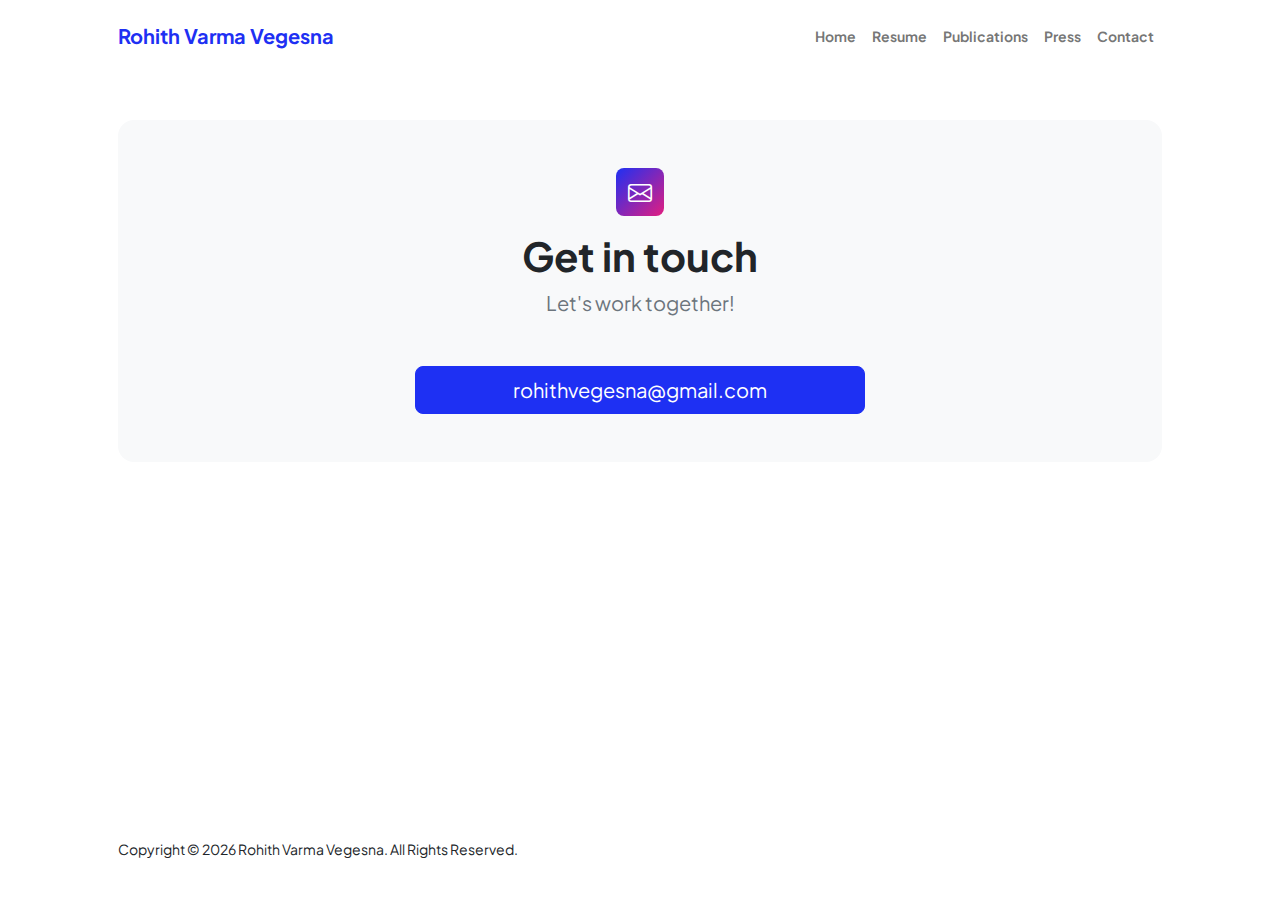
<file: contact.html>
<!DOCTYPE html>
<html lang="en">
  <head>
    <!-- Basic SEO -->
    <meta charset="UTF-8" />
    <meta
      name="viewport"
      content="width=device-width, initial-scale=1, shrink-to-fit=no"
    />
    <meta name="author" content="Rohith Varma Vegesna" />
    <meta
      name="description"
      content="Experienced software engineer specializing in full-stack development, cloud computing, and scalable architecture. Explore my projects, publications, and industry contributions."
    />
    <meta
      name="keywords"
      content="Rohith Varma Vegesna, Software Engineer, Full-Stack Developer, Cloud Computing, AWS, MongoDB, React, JavaScript, Java, Fuel Systems, Publications"
    />
    <meta name="robots" content="index, follow" />
    <meta name="googlebot" content="index, follow" />
    <meta name="bingbot" content="index, follow" />

    <!-- Canonical URL -->
    <link rel="canonical" href="https://www.rohithv.com/" />

    <!-- Open Graph (Facebook, LinkedIn, etc.) -->
    <meta property="og:type" content="website" />
    <meta
      property="og:title"
      content="Rohith Varma Vegesna - Software Engineer"
    />
    <meta
      property="og:description"
      content="Explore my portfolio, projects, and research publications on software engineering, cloud computing, and more."
    />
    <meta property="og:image" content="https://www.rohithv.com/full.jpeg" />
    <meta
      property="og:image:alt"
      content="Rohith Varma Vegesna - Professional Profile Picture"
    />
    <meta property="og:url" content="https://www.rohithv.com/" />
    <meta property="og:site_name" content="Rohith Varma Vegesna" />

    <!-- Twitter Card (For Twitter SEO) -->
    <meta name="twitter:card" content="summary_large_image" />
    <meta
      name="twitter:title"
      content="Rohith Varma Vegesna - Software Engineer"
    />
    <meta
      name="twitter:description"
      content="Explore my portfolio, projects, and research publications on software engineering, cloud computing, and more."
    />
    <meta name="twitter:image" content="https://www.rohithv.com/square.jpeg" />
    <meta
      name="twitter:image:alt"
      content="Rohith Varma Vegesna - Professional Profile Picture"
    />
    <meta name="twitter:site" content="@YourTwitterHandle" />
    <meta name="twitter:creator" content="@YourTwitterHandle" />

    <!-- Schema.org for Google SEO -->
    <script type="application/ld+json">
      {
        "@context": "https://schema.org",
        "@type": "Person",
        "name": "Rohith Varma Vegesna",
        "url": "https://www.rohithv.com/",
        "image": "https://www.rohithv.com/full.jpeg",
        "jobTitle": "Software Engineer",
        "description": "Experienced software engineer specializing in full-stack development, cloud computing, and scalable architecture.",
        "sameAs": [
          "https://www.linkedin.com/in/rohith-varma-vegesna",
          "https://github.com/rohithvegesna",
          "https://twitter.com/YourTwitterHandle"
        ]
      }
    </script>

    <title>Rohith Varma Vegesna</title>
    <!-- Google Search Console Verification -->
    <meta name="google-site-verification" content="G-FET9JB3RQT" />
    <!-- Google Analytics -->
    <script
      async
      src="https://www.googletagmanager.com/gtag/js?id=G-FET9JB3RQT"
    ></script>
    <script>
      window.dataLayer = window.dataLayer || [];
      function gtag() {
        dataLayer.push(arguments);
      }
      gtag("js", new Date());
      gtag("config", "G-FET9JB3RQT");
    </script>
    <!-- Favicon-->
    <link rel="icon" type="image/x-icon" href="assets/favicon.ico" />
    <!-- Custom Google font-->
    <link rel="preconnect" href="https://fonts.googleapis.com" />
    <link rel="preconnect" href="https://fonts.gstatic.com" crossorigin />
    <link
      href="https://fonts.googleapis.com/css2?family=Plus+Jakarta+Sans:wght@100;200;300;400;500;600;700;800;900&amp;display=swap"
      rel="stylesheet"
    />
    <!-- Bootstrap icons-->
    <link
      href="https://cdn.jsdelivr.net/npm/bootstrap-icons@1.8.1/font/bootstrap-icons.css"
      rel="stylesheet"
    />
    <!-- Core theme CSS (includes Bootstrap)-->
    <link href="css/styles.css" rel="stylesheet" />
    <script>
      document.addEventListener("DOMContentLoaded", function () {
        var currentYear = new Date().getFullYear();
        document.getElementById("year").textContent = currentYear;
      });
    </script>
  </head>
  <body class="d-flex flex-column">
    <main class="flex-shrink-0">
      <!-- Navigation-->
      <nav class="navbar navbar-expand-lg navbar-light bg-white py-3">
        <div class="container px-5">
          <a class="navbar-brand" href="index.html"
            ><span class="fw-bolder text-primary">Rohith Varma Vegesna</span></a
          >
          <button
            class="navbar-toggler"
            type="button"
            data-bs-toggle="collapse"
            data-bs-target="#navbarSupportedContent"
            aria-controls="navbarSupportedContent"
            aria-expanded="false"
            aria-label="Toggle navigation"
          >
            <span class="navbar-toggler-icon"></span>
          </button>
          <div class="collapse navbar-collapse" id="navbarSupportedContent">
            <ul class="navbar-nav ms-auto mb-2 mb-lg-0 small fw-bolder">
              <li class="nav-item">
                <a class="nav-link" href="index.html">Home</a>
              </li>
              <li class="nav-item">
                <a class="nav-link" href="resume.html">Resume</a>
              </li>
              <li class="nav-item">
                <a class="nav-link" href="publications.html">Publications</a>
              </li>
              <li class="nav-item">
                <a class="nav-link" href="press.html">Press</a>
              </li>
              <li class="nav-item">
                <a class="nav-link" href="contact.html">Contact</a>
              </li>
            </ul>
          </div>
        </div>
      </nav>
      <!-- Page content-->
      <section class="py-5">
        <div class="container px-5">
          <!-- Contact form-->
          <div class="bg-light rounded-4 py-5 px-4 px-md-5">
            <div class="text-center mb-5">
              <div
                class="feature bg-primary bg-gradient-primary-to-secondary text-white rounded-3 mb-3"
              >
                <i class="bi bi-envelope"></i>
              </div>
              <h1 class="fw-bolder">Get in touch</h1>
              <p class="lead fw-normal text-muted mb-0">Let's work together!</p>
            </div>
            <div class="row gx-5 justify-content-center">
              <div class="col-lg-8 col-xl-6">
                <div class="d-grid">
                  <button
                    class="btn btn-primary btn-lg"
                    onclick="window.location.href='mailto:rohithvegesna@gmail.com'"
                  >
                    rohithvegesna@gmail.com
                  </button>
                </div>
              </div>
            </div>
          </div>
        </div>
      </section>
    </main>
    <!-- Footer-->
    <footer class="bg-white py-4 mt-auto">
      <div class="container px-5">
        <div
          class="row align-items-center justify-content-between flex-column flex-sm-row"
        >
          <div class="col-auto">
            <div class="small m-0">
              <p>
                Copyright © <span id="year"></span> Rohith Varma Vegesna. All
                Rights Reserved.
              </p>
            </div>
          </div>
        </div>
      </div>
    </footer>
    <!-- Bootstrap core JS-->
    <script src="https://cdn.jsdelivr.net/npm/bootstrap@5.2.3/dist/js/bootstrap.bundle.min.js"></script>
    <!-- Core theme JS-->
    <script src="js/scripts.js"></script>
    <!-- * * * * * * * * * * * * * * * * * * * * * * * * * * * * * * * * * * * * * * * *-->
    <!-- * *                               SB Forms JS                               * *-->
    <!-- * * Activate your form at https://startbootstrap.com/solution/contact-forms * *-->
    <!-- * * * * * * * * * * * * * * * * * * * * * * * * * * * * * * * * * * * * * * * *-->
    <script src="https://cdn.startbootstrap.com/sb-forms-latest.js"></script>
  </body>
</html>
</file>
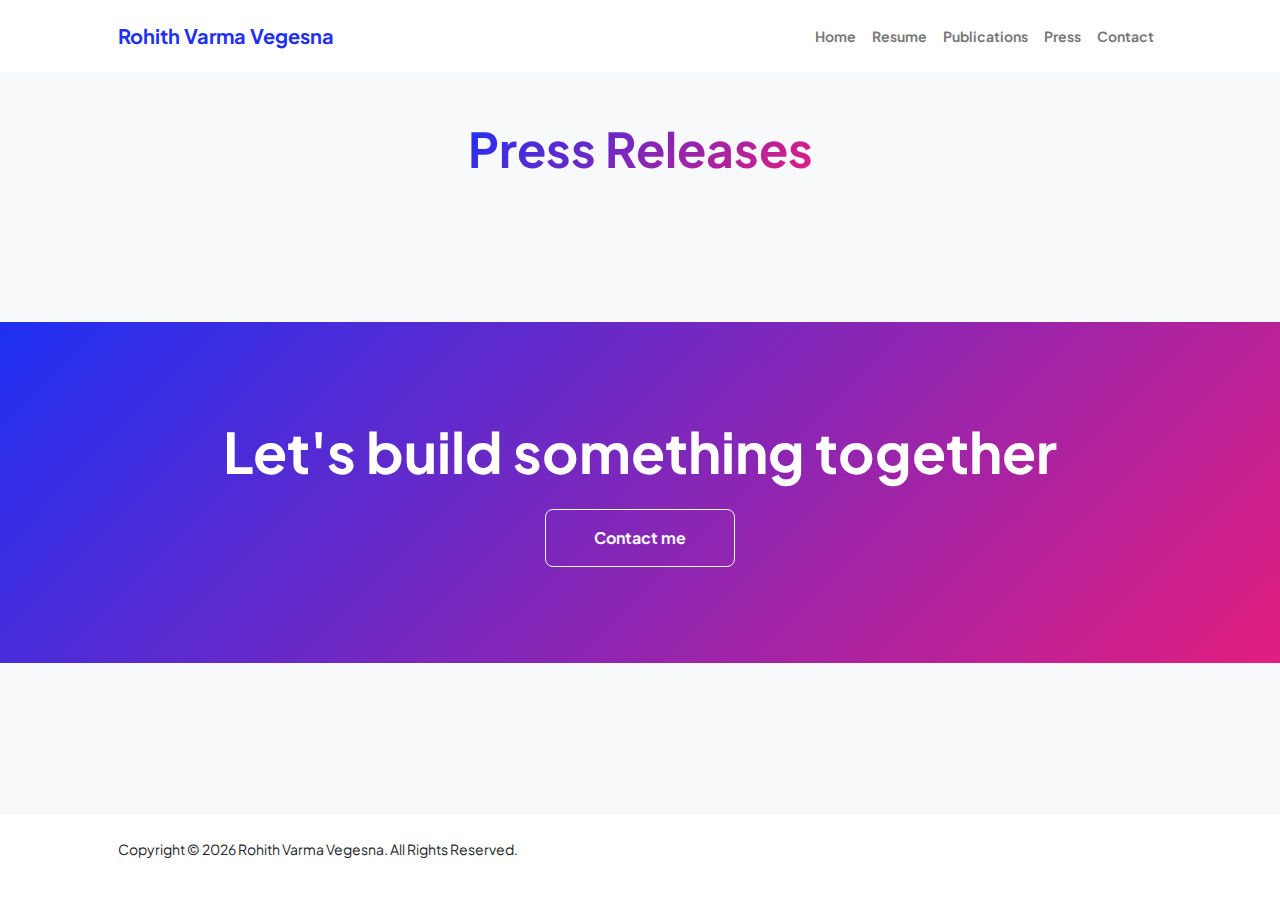
<file: press.html>
<!DOCTYPE html>
<html lang="en">
  <head>
    <!-- Basic SEO -->
    <meta charset="UTF-8" />
    <meta
      name="viewport"
      content="width=device-width, initial-scale=1, shrink-to-fit=no"
    />
    <meta name="author" content="Rohith Varma Vegesna" />
    <meta
      name="description"
      content="Experienced software engineer specializing in full-stack development, cloud computing, and scalable architecture. Explore my projects, publications, and industry contributions."
    />
    <meta
      name="keywords"
      content="Rohith Varma Vegesna, Software Engineer, Full-Stack Developer, Cloud Computing, AWS, MongoDB, React, JavaScript, Java, Fuel Systems, Publications"
    />
    <meta name="robots" content="index, follow" />
    <meta name="googlebot" content="index, follow" />
    <meta name="bingbot" content="index, follow" />

    <!-- Canonical URL -->
    <link rel="canonical" href="https://www.rohithv.com/" />

    <!-- Open Graph (Facebook, LinkedIn, etc.) -->
    <meta property="og:type" content="website" />
    <meta
      property="og:title"
      content="Rohith Varma Vegesna - Software Engineer"
    />
    <meta
      property="og:description"
      content="Explore my portfolio, projects, and research publications on software engineering, cloud computing, and more."
    />
    <meta property="og:image" content="https://www.rohithv.com/full.jpeg" />
    <meta
      property="og:image:alt"
      content="Rohith Varma Vegesna - Professional Profile Picture"
    />
    <meta property="og:url" content="https://www.rohithv.com/" />
    <meta property="og:site_name" content="Rohith Varma Vegesna" />

    <!-- Twitter Card (For Twitter SEO) -->
    <meta name="twitter:card" content="summary_large_image" />
    <meta
      name="twitter:title"
      content="Rohith Varma Vegesna - Software Engineer"
    />
    <meta
      name="twitter:description"
      content="Explore my portfolio, projects, and research publications on software engineering, cloud computing, and more."
    />
    <meta name="twitter:image" content="https://www.rohithv.com/square.jpeg" />
    <meta
      name="twitter:image:alt"
      content="Rohith Varma Vegesna - Professional Profile Picture"
    />
    <meta name="twitter:site" content="@YourTwitterHandle" />
    <meta name="twitter:creator" content="@YourTwitterHandle" />

    <!-- Schema.org for Google SEO -->
    <script type="application/ld+json">
      {
        "@context": "https://schema.org",
        "@type": "Person",
        "name": "Rohith Varma Vegesna",
        "url": "https://www.rohithv.com/",
        "image": "https://www.rohithv.com/full.jpeg",
        "jobTitle": "Software Engineer",
        "description": "Experienced software engineer specializing in full-stack development, cloud computing, and scalable architecture.",
        "sameAs": [
          "https://www.linkedin.com/in/rohith-varma-vegesna",
          "https://github.com/rohithvegesna",
          "https://twitter.com/YourTwitterHandle"
        ]
      }
    </script>

    <title>Rohith Varma Vegesna</title>
    <!-- Google Search Console Verification -->
    <meta name="google-site-verification" content="G-FET9JB3RQT" />
    <!-- Google Analytics -->
    <script
      async
      src="https://www.googletagmanager.com/gtag/js?id=G-FET9JB3RQT"
    ></script>
    <script>
      window.dataLayer = window.dataLayer || [];
      function gtag() {
        dataLayer.push(arguments);
      }
      gtag("js", new Date());
      gtag("config", "G-FET9JB3RQT");
    </script>
    <!-- Favicon-->
    <link rel="icon" type="image/x-icon" href="assets/favicon.ico" />
    <!-- Custom Google font-->
    <link rel="preconnect" href="https://fonts.googleapis.com" />
    <link rel="preconnect" href="https://fonts.gstatic.com" crossorigin />
    <link
      href="https://fonts.googleapis.com/css2?family=Plus+Jakarta+Sans:wght@100;200;300;400;500;600;700;800;900&amp;display=swap"
      rel="stylesheet"
    />
    <!-- Bootstrap icons-->
    <link
      href="https://cdn.jsdelivr.net/npm/bootstrap-icons@1.8.1/font/bootstrap-icons.css"
      rel="stylesheet"
    />
    <!-- Core theme CSS (includes Bootstrap)-->
    <link href="css/styles.css" rel="stylesheet" />
    <script>
      document.addEventListener("DOMContentLoaded", function () {
        var currentYear = new Date().getFullYear();
        document.getElementById("year").textContent = currentYear;
      });
    </script>
    <script>
      // Function to fetch and display publications from data.json
      async function loadPublications() {
        try {
          // Fetch data from data.json
          const response = await fetch("https://www.rohithv.com/data.json");
          const data = await response.json();

          // Get the publications array
          const pressReleases = data.pressReleases;
          const container = document.getElementById("publications-section");

          // Clear existing content
          container.innerHTML = "";

          // Loop through each publication and create HTML structure
          pressReleases.forEach((pub) => {
            const pressReleasesCard = `
                        <div class="card overflow-hidden shadow rounded-4 border-0 mb-5">
                            <div class="card-body p-0">
                                <div class="d-flex align-items-center">
                                    <div class="p-5">
                                        <h2 class="fw-bolder">${pub.title}</h2>
                                        <p>${pub.date}</p>
                                        <p>${pub.description}</p>
                                        <a href="${pub.link}" target="_blank" class="btn btn-primary">Read More</a>
                                    </div>
                                </div>
                            </div>
                        </div>
                    `;

            // Append to container
            container.innerHTML += pressReleasesCard;
          });
        } catch (error) {
          console.error("Error loading publications:", error);
        }
      }

      // Call function to load publications
      loadPublications();
    </script>
  </head>
  <body class="d-flex flex-column h-100 bg-light">
    <main class="flex-shrink-0">
      <!-- Navigation-->
      <nav class="navbar navbar-expand-lg navbar-light bg-white py-3">
        <div class="container px-5">
          <a class="navbar-brand" href="index.html"
            ><span class="fw-bolder text-primary">Rohith Varma Vegesna</span></a
          >
          <button
            class="navbar-toggler"
            type="button"
            data-bs-toggle="collapse"
            data-bs-target="#navbarSupportedContent"
            aria-controls="navbarSupportedContent"
            aria-expanded="false"
            aria-label="Toggle navigation"
          >
            <span class="navbar-toggler-icon"></span>
          </button>
          <div class="collapse navbar-collapse" id="navbarSupportedContent">
            <ul class="navbar-nav ms-auto mb-2 mb-lg-0 small fw-bolder">
              <li class="nav-item">
                <a class="nav-link" href="index.html">Home</a>
              </li>
              <li class="nav-item">
                <a class="nav-link" href="resume.html">Resume</a>
              </li>
              <li class="nav-item">
                <a class="nav-link" href="publications.html">Publications</a>
              </li>
              <li class="nav-item">
                <a class="nav-link" href="press.html">Press</a>
              </li>
              <li class="nav-item">
                <a class="nav-link" href="contact.html">Contact</a>
              </li>
            </ul>
          </div>
        </div>
      </nav>
      <!-- Projects Section-->
      <section class="py-5">
        <div class="container px-5 mb-5">
          <div class="text-center mb-5">
            <h1 class="display-5 fw-bolder mb-0">
              <span class="text-gradient d-inline">Press Releases</span>
            </h1>
          </div>
          <div class="row gx-5 justify-content-center">
            <div
              class="col-lg-11 col-xl-9 col-xxl-8"
              id="publications-section"
            ></div>
          </div>
        </div>
      </section>
      <!-- Call to action section-->
      <section class="py-5 bg-gradient-primary-to-secondary text-white">
        <div class="container px-5 my-5">
          <div class="text-center">
            <h2 class="display-4 fw-bolder mb-4">
              Let's build something together
            </h2>
            <a
              class="btn btn-outline-light btn-lg px-5 py-3 fs-6 fw-bolder"
              href="contact.html"
              >Contact me</a
            >
          </div>
        </div>
      </section>
    </main>
    <!-- Footer-->
    <footer class="bg-white py-4 mt-auto">
      <div class="container px-5">
        <div
          class="row align-items-center justify-content-between flex-column flex-sm-row"
        >
          <div class="col-auto">
            <div class="small m-0">
              <p>
                Copyright © <span id="year"></span> Rohith Varma Vegesna. All
                Rights Reserved.
              </p>
            </div>
          </div>
        </div>
      </div>
    </footer>
    <!-- Bootstrap core JS-->
    <script src="https://cdn.jsdelivr.net/npm/bootstrap@5.2.3/dist/js/bootstrap.bundle.min.js"></script>
    <!-- Core theme JS-->
    <script src="js/scripts.js"></script>
  </body>
</html>
</file>
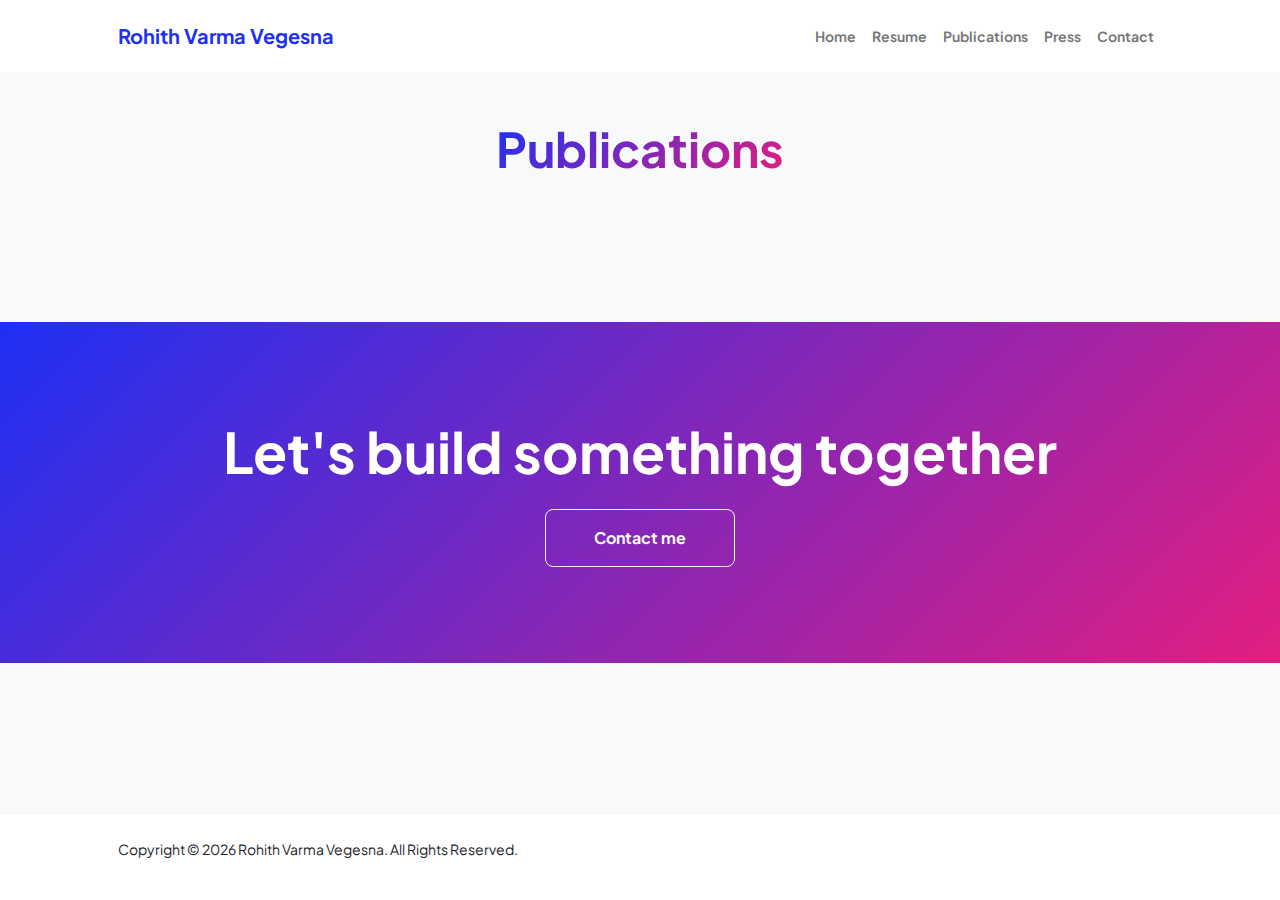
<file: publications.html>
<!DOCTYPE html>
<html lang="en">
  <head>
    <!-- Basic SEO -->
    <meta charset="UTF-8" />
    <meta
      name="viewport"
      content="width=device-width, initial-scale=1, shrink-to-fit=no"
    />
    <meta name="author" content="Rohith Varma Vegesna" />
    <meta
      name="description"
      content="Experienced software engineer specializing in full-stack development, cloud computing, and scalable architecture. Explore my projects, publications, and industry contributions."
    />
    <meta
      name="keywords"
      content="Rohith Varma Vegesna, Software Engineer, Full-Stack Developer, Cloud Computing, AWS, MongoDB, React, JavaScript, Java, Fuel Systems, Publications"
    />
    <meta name="robots" content="index, follow" />
    <meta name="googlebot" content="index, follow" />
    <meta name="bingbot" content="index, follow" />

    <!-- Canonical URL -->
    <link rel="canonical" href="https://www.rohithv.com/" />

    <!-- Open Graph (Facebook, LinkedIn, etc.) -->
    <meta property="og:type" content="website" />
    <meta
      property="og:title"
      content="Rohith Varma Vegesna - Software Engineer"
    />
    <meta
      property="og:description"
      content="Explore my portfolio, projects, and research publications on software engineering, cloud computing, and more."
    />
    <meta property="og:image" content="https://www.rohithv.com/full.jpeg" />
    <meta
      property="og:image:alt"
      content="Rohith Varma Vegesna - Professional Profile Picture"
    />
    <meta property="og:url" content="https://www.rohithv.com/" />
    <meta property="og:site_name" content="Rohith Varma Vegesna" />

    <!-- Twitter Card (For Twitter SEO) -->
    <meta name="twitter:card" content="summary_large_image" />
    <meta
      name="twitter:title"
      content="Rohith Varma Vegesna - Software Engineer"
    />
    <meta
      name="twitter:description"
      content="Explore my portfolio, projects, and research publications on software engineering, cloud computing, and more."
    />
    <meta name="twitter:image" content="https://www.rohithv.com/square.jpeg" />
    <meta
      name="twitter:image:alt"
      content="Rohith Varma Vegesna - Professional Profile Picture"
    />
    <meta name="twitter:site" content="@YourTwitterHandle" />
    <meta name="twitter:creator" content="@YourTwitterHandle" />

    <!-- Schema.org for Google SEO -->
    <script type="application/ld+json">
      {
        "@context": "https://schema.org",
        "@type": "Person",
        "name": "Rohith Varma Vegesna",
        "url": "https://www.rohithv.com/",
        "image": "https://www.rohithv.com/full.jpeg",
        "jobTitle": "Software Engineer",
        "description": "Experienced software engineer specializing in full-stack development, cloud computing, and scalable architecture.",
        "sameAs": [
          "https://www.linkedin.com/in/rohith-varma-vegesna",
          "https://github.com/rohithvegesna",
          "https://twitter.com/YourTwitterHandle"
        ]
      }
    </script>

    <title>Rohith Varma Vegesna</title>
    <!-- Google Search Console Verification -->
    <meta name="google-site-verification" content="G-FET9JB3RQT" />
    <!-- Google Analytics -->
    <script
      async
      src="https://www.googletagmanager.com/gtag/js?id=G-FET9JB3RQT"
    ></script>
    <script>
      window.dataLayer = window.dataLayer || [];
      function gtag() {
        dataLayer.push(arguments);
      }
      gtag("js", new Date());
      gtag("config", "G-FET9JB3RQT");
    </script>
    <!-- Favicon-->
    <link rel="icon" type="image/x-icon" href="assets/favicon.ico" />
    <!-- Custom Google font-->
    <link rel="preconnect" href="https://fonts.googleapis.com" />
    <link rel="preconnect" href="https://fonts.gstatic.com" crossorigin />
    <link
      href="https://fonts.googleapis.com/css2?family=Plus+Jakarta+Sans:wght@100;200;300;400;500;600;700;800;900&amp;display=swap"
      rel="stylesheet"
    />
    <!-- Bootstrap icons-->
    <link
      href="https://cdn.jsdelivr.net/npm/bootstrap-icons@1.8.1/font/bootstrap-icons.css"
      rel="stylesheet"
    />
    <!-- Core theme CSS (includes Bootstrap)-->
    <link href="css/styles.css" rel="stylesheet" />
    <script>
      document.addEventListener("DOMContentLoaded", function () {
        var currentYear = new Date().getFullYear();
        document.getElementById("year").textContent = currentYear;
      });
    </script>
    <script>
      document.addEventListener("DOMContentLoaded", async function () {
        async function fetchPublications() {
          try {
            const response = await fetch(
              "https://pub.orcid.org/v3.0/0009-0004-7568-9188/works",
              {
                headers: { Accept: "application/json" },
              }
            );

            if (!response.ok) {
              throw new Error("Failed to fetch publications");
            }

            const data = await response.json();
            const works = data.group || [];
            const container = document.getElementById("publications-section");

            container.innerHTML = "";

            // Process publications one by one and append immediately
            for (const work of works) {
              const workSummary = work["work-summary"][0];
              const title = workSummary.title.title.value || "Untitled";
              const publicationDate = workSummary["publication-date"]
                ? `${workSummary["publication-date"].year.value}-${
                    workSummary["publication-date"].month?.value || "01"
                  }-${workSummary["publication-date"].day?.value || "01"}`
                : "Unknown Date";
              const doi =
                workSummary["external-ids"]["external-id"].find(
                  (id) => id["external-id-type"] === "doi"
                )?.["external-id-value"] || null;
              const doiUrl = doi ? `https://doi.org/${doi}` : "#";
              const workId = workSummary["put-code"];

              // Create placeholder card (while citation is loading)
              const publicationCard = document.createElement("div");
              publicationCard.className =
                "card overflow-hidden shadow rounded-4 border-0 mb-5";
              publicationCard.innerHTML = `
                    <div class="card-body p-0">
                        <div class="d-flex align-items-center">
                            <div class="p-5">
                                <h2 class="fw-bolder">${title}</h2>
                                <p><strong>Publication Date:</strong> ${publicationDate}</p>
                                <p id="citation-${workId}"><strong>Citation:</strong> Loading...</p>
                                <a href="${doiUrl}" target="_blank" class="btn btn-primary">Read More</a>
                            </div>
                        </div>
                    </div>
                `;

              // Append publication immediately (without waiting for citation)
              container.appendChild(publicationCard);

              // Fetch citation separately and update once available
              fetch(
                `https://pub.orcid.org/v3.0/0009-0004-7568-9188/work/${workId}`,
                {
                  headers: { Accept: "application/json" },
                }
              )
                .then((res) => (res.ok ? res.json() : null))
                .then((citationData) => {
                  const citationText =
                    citationData?.citation?.citation ||
                    citationData?.citation?.["citation-value"] ||
                    "Citation not available";
                  document.getElementById(
                    `citation-${workId}`
                  ).innerHTML = `<strong>Citation:</strong> ${citationText}`;
                })
                .catch(() => {
                  document.getElementById(
                    `citation-${workId}`
                  ).innerHTML = `<strong>Citation:</strong> Citation not available`;
                });
            }
          } catch (error) {
            console.error("Error fetching ORCID publications:", error);
          }
        }

        fetchPublications();
      });
    </script>
  </head>
  <body class="d-flex flex-column h-100 bg-light">
    <main class="flex-shrink-0">
      <!-- Navigation-->
      <nav class="navbar navbar-expand-lg navbar-light bg-white py-3">
        <div class="container px-5">
          <a class="navbar-brand" href="index.html"
            ><span class="fw-bolder text-primary">Rohith Varma Vegesna</span></a
          >
          <button
            class="navbar-toggler"
            type="button"
            data-bs-toggle="collapse"
            data-bs-target="#navbarSupportedContent"
            aria-controls="navbarSupportedContent"
            aria-expanded="false"
            aria-label="Toggle navigation"
          >
            <span class="navbar-toggler-icon"></span>
          </button>
          <div class="collapse navbar-collapse" id="navbarSupportedContent">
            <ul class="navbar-nav ms-auto mb-2 mb-lg-0 small fw-bolder">
              <li class="nav-item">
                <a class="nav-link" href="index.html">Home</a>
              </li>
              <li class="nav-item">
                <a class="nav-link" href="resume.html">Resume</a>
              </li>
              <li class="nav-item">
                <a class="nav-link" href="publications.html">Publications</a>
              </li>
              <li class="nav-item">
                <a class="nav-link" href="press.html">Press</a>
              </li>
              <li class="nav-item">
                <a class="nav-link" href="contact.html">Contact</a>
              </li>
            </ul>
          </div>
        </div>
      </nav>
      <!-- Projects Section-->
      <section class="py-5">
        <div class="container px-5 mb-5">
          <div class="text-center mb-5">
            <h1 class="display-5 fw-bolder mb-0">
              <span class="text-gradient d-inline">Publications</span>
            </h1>
          </div>
          <div class="row gx-5 justify-content-center">
            <div
              class="col-lg-11 col-xl-9 col-xxl-8"
              id="publications-section"
            ></div>
          </div>
        </div>
      </section>
      <!-- Call to action section-->
      <section class="py-5 bg-gradient-primary-to-secondary text-white">
        <div class="container px-5 my-5">
          <div class="text-center">
            <h2 class="display-4 fw-bolder mb-4">
              Let's build something together
            </h2>
            <a
              class="btn btn-outline-light btn-lg px-5 py-3 fs-6 fw-bolder"
              href="contact.html"
              >Contact me</a
            >
          </div>
        </div>
      </section>
    </main>
    <!-- Footer-->
    <footer class="bg-white py-4 mt-auto">
      <div class="container px-5">
        <div
          class="row align-items-center justify-content-between flex-column flex-sm-row"
        >
          <div class="col-auto">
            <div class="small m-0">
              <p>
                Copyright © <span id="year"></span> Rohith Varma Vegesna. All
                Rights Reserved.
              </p>
            </div>
          </div>
        </div>
      </div>
    </footer>
    <!-- Bootstrap core JS-->
    <script src="https://cdn.jsdelivr.net/npm/bootstrap@5.2.3/dist/js/bootstrap.bundle.min.js"></script>
    <!-- Core theme JS-->
    <script src="js/scripts.js"></script>
  </body>
</html>
</file>
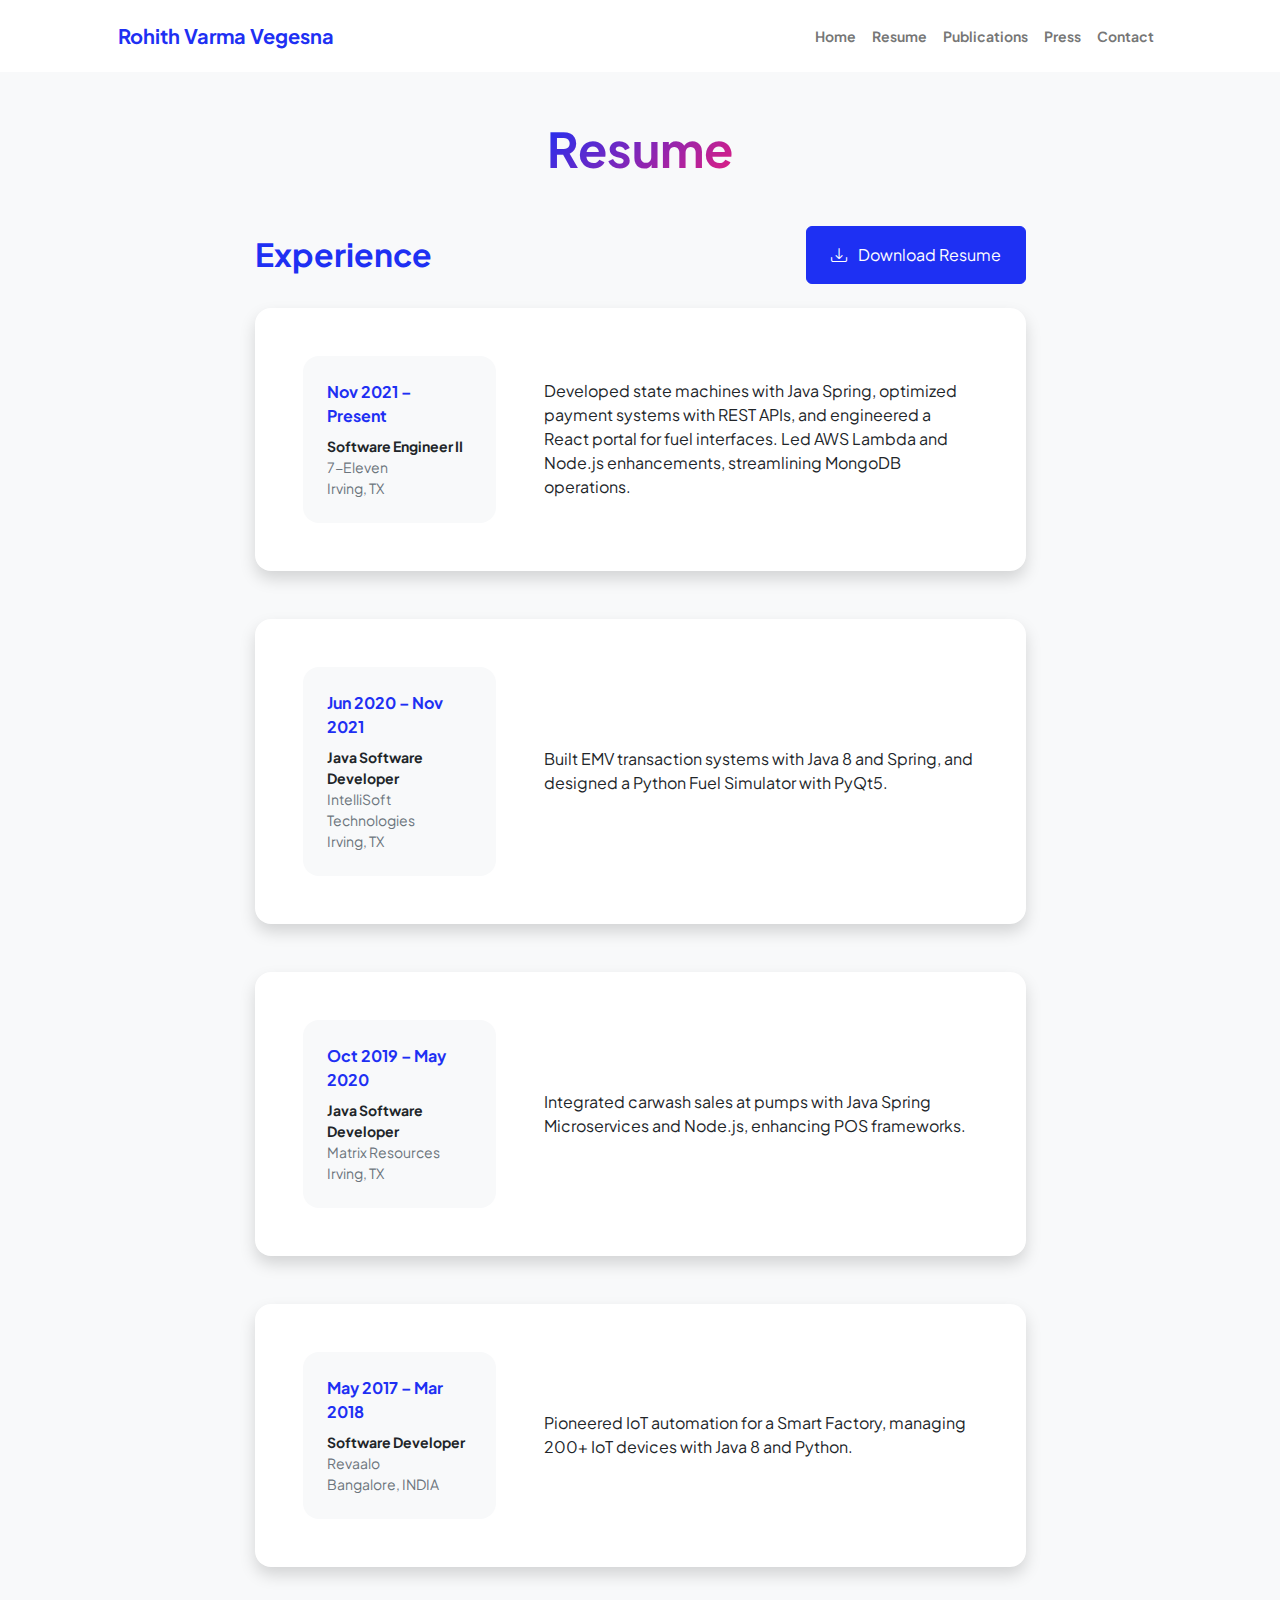
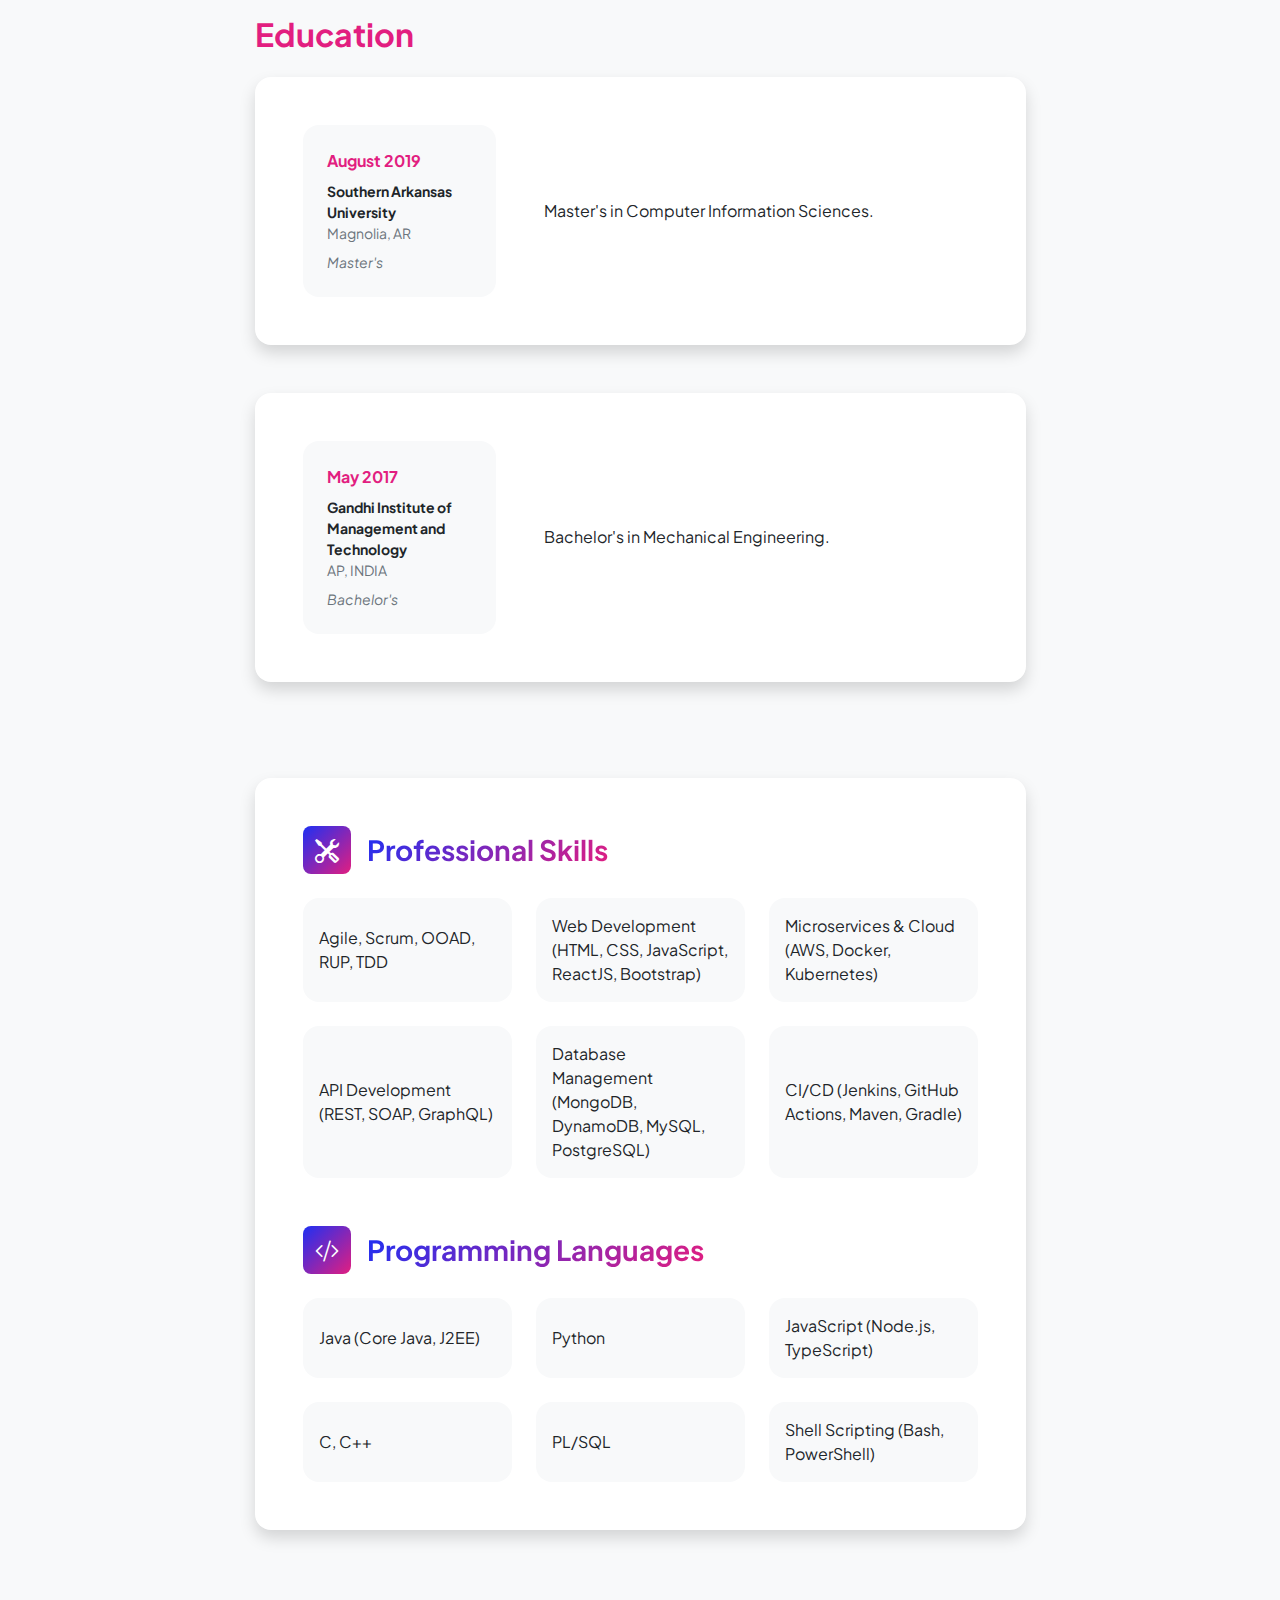
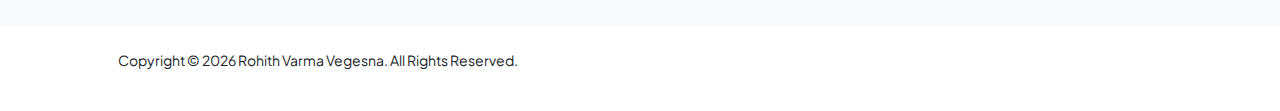
<file: resume.html>
<!DOCTYPE html>
<html lang="en">
  <head>
    <!-- Basic SEO -->
    <meta charset="UTF-8" />
    <meta
      name="viewport"
      content="width=device-width, initial-scale=1, shrink-to-fit=no"
    />
    <meta name="author" content="Rohith Varma Vegesna" />
    <meta
      name="description"
      content="Experienced software engineer specializing in full-stack development, cloud computing, and scalable architecture. Explore my projects, publications, and industry contributions."
    />
    <meta
      name="keywords"
      content="Rohith Varma Vegesna, Software Engineer, Full-Stack Developer, Cloud Computing, AWS, MongoDB, React, JavaScript, Java, Fuel Systems, Publications"
    />
    <meta name="robots" content="index, follow" />
    <meta name="googlebot" content="index, follow" />
    <meta name="bingbot" content="index, follow" />

    <!-- Canonical URL -->
    <link rel="canonical" href="https://www.rohithv.com/" />

    <!-- Open Graph (Facebook, LinkedIn, etc.) -->
    <meta property="og:type" content="website" />
    <meta
      property="og:title"
      content="Rohith Varma Vegesna - Software Engineer"
    />
    <meta
      property="og:description"
      content="Explore my portfolio, projects, and research publications on software engineering, cloud computing, and more."
    />
    <meta property="og:image" content="https://www.rohithv.com/full.jpeg" />
    <meta
      property="og:image:alt"
      content="Rohith Varma Vegesna - Professional Profile Picture"
    />
    <meta property="og:url" content="https://www.rohithv.com/" />
    <meta property="og:site_name" content="Rohith Varma Vegesna" />

    <!-- Twitter Card (For Twitter SEO) -->
    <meta name="twitter:card" content="summary_large_image" />
    <meta
      name="twitter:title"
      content="Rohith Varma Vegesna - Software Engineer"
    />
    <meta
      name="twitter:description"
      content="Explore my portfolio, projects, and research publications on software engineering, cloud computing, and more."
    />
    <meta name="twitter:image" content="https://www.rohithv.com/square.jpeg" />
    <meta
      name="twitter:image:alt"
      content="Rohith Varma Vegesna - Professional Profile Picture"
    />
    <meta name="twitter:site" content="@YourTwitterHandle" />
    <meta name="twitter:creator" content="@YourTwitterHandle" />

    <!-- Schema.org for Google SEO -->
    <script type="application/ld+json">
      {
        "@context": "https://schema.org",
        "@type": "Person",
        "name": "Rohith Varma Vegesna",
        "url": "https://www.rohithv.com/",
        "image": "https://www.rohithv.com/full.jpeg",
        "jobTitle": "Software Engineer",
        "description": "Experienced software engineer specializing in full-stack development, cloud computing, and scalable architecture.",
        "sameAs": [
          "https://www.linkedin.com/in/rohith-varma-vegesna",
          "https://github.com/rohithvegesna",
          "https://twitter.com/YourTwitterHandle"
        ]
      }
    </script>

    <title>Rohith Varma Vegesna</title>
    <!-- Google Search Console Verification -->
    <meta name="google-site-verification" content="G-FET9JB3RQT" />
    <!-- Google Analytics -->
    <script
      async
      src="https://www.googletagmanager.com/gtag/js?id=G-FET9JB3RQT"
    ></script>
    <script>
      window.dataLayer = window.dataLayer || [];
      function gtag() {
        dataLayer.push(arguments);
      }
      gtag("js", new Date());
      gtag("config", "G-FET9JB3RQT");
    </script>
    <!-- Favicon-->
    <link rel="icon" type="image/x-icon" href="assets/favicon.ico" />
    <!-- Custom Google font-->
    <link rel="preconnect" href="https://fonts.googleapis.com" />
    <link rel="preconnect" href="https://fonts.gstatic.com" crossorigin />
    <link
      href="https://fonts.googleapis.com/css2?family=Plus+Jakarta+Sans:wght@100;200;300;400;500;600;700;800;900&amp;display=swap"
      rel="stylesheet"
    />
    <!-- Bootstrap icons-->
    <link
      href="https://cdn.jsdelivr.net/npm/bootstrap-icons@1.8.1/font/bootstrap-icons.css"
      rel="stylesheet"
    />
    <!-- Core theme CSS (includes Bootstrap)-->
    <link href="css/styles.css" rel="stylesheet" />
    <script>
      document.addEventListener("DOMContentLoaded", function () {
        var currentYear = new Date().getFullYear();
        document.getElementById("year").textContent = currentYear;
      });
    </script>
  </head>
  <body class="d-flex flex-column h-100 bg-light">
    <main class="flex-shrink-0">
      <!-- Navigation-->
      <nav class="navbar navbar-expand-lg navbar-light bg-white py-3">
        <div class="container px-5">
          <a class="navbar-brand" href="index.html"
            ><span class="fw-bolder text-primary">Rohith Varma Vegesna</span></a
          >
          <button
            class="navbar-toggler"
            type="button"
            data-bs-toggle="collapse"
            data-bs-target="#navbarSupportedContent"
            aria-controls="navbarSupportedContent"
            aria-expanded="false"
            aria-label="Toggle navigation"
          >
            <span class="navbar-toggler-icon"></span>
          </button>
          <div class="collapse navbar-collapse" id="navbarSupportedContent">
            <ul class="navbar-nav ms-auto mb-2 mb-lg-0 small fw-bolder">
              <li class="nav-item">
                <a class="nav-link" href="index.html">Home</a>
              </li>
              <li class="nav-item">
                <a class="nav-link" href="resume.html">Resume</a>
              </li>
              <li class="nav-item">
                <a class="nav-link" href="publications.html">Publications</a>
              </li>
              <li class="nav-item">
                <a class="nav-link" href="press.html">Press</a>
              </li>
              <li class="nav-item">
                <a class="nav-link" href="contact.html">Contact</a>
              </li>
            </ul>
          </div>
        </div>
      </nav>
      <!-- Page Content-->
      <div class="container px-5 my-5">
        <div class="text-center mb-5">
          <h1 class="display-5 fw-bolder mb-0">
            <span class="text-gradient d-inline">Resume</span>
          </h1>
        </div>
        <div class="row gx-5 justify-content-center">
          <div class="col-lg-11 col-xl-9 col-xxl-8">
            <!-- Experience Section-->
            <section>
              <div
                class="d-flex align-items-center justify-content-between mb-4"
              >
                <h2 class="text-primary fw-bolder mb-0">Experience</h2>
                <!-- Download resume button-->
                <!-- Note: Set the link href target to a PDF file within your project-->
                <a class="btn btn-primary px-4 py-3" href="#!">
                  <div class="d-inline-block bi bi-download me-2"></div>
                  Download Resume
                </a>
              </div>
              <!-- Experience Card 1-->
              <div class="card shadow border-0 rounded-4 mb-5">
                <div class="card-body p-5">
                  <div class="row align-items-center gx-5">
                    <div class="col text-center text-lg-start mb-4 mb-lg-0">
                      <div class="bg-light p-4 rounded-4">
                        <div class="text-primary fw-bolder mb-2">
                          Nov 2021 – Present
                        </div>
                        <div class="small fw-bolder">Software Engineer II</div>
                        <div class="small text-muted">7-Eleven</div>
                        <div class="small text-muted">Irving, TX</div>
                      </div>
                    </div>
                    <div class="col-lg-8">
                      <div>
                        Developed state machines with Java Spring, optimized
                        payment systems with REST APIs, and engineered a React
                        portal for fuel interfaces. Led AWS Lambda and Node.js
                        enhancements, streamlining MongoDB operations.
                      </div>
                    </div>
                  </div>
                </div>
              </div>
              <!-- Experience Card 2-->
              <div class="card shadow border-0 rounded-4 mb-5">
                <div class="card-body p-5">
                  <div class="row align-items-center gx-5">
                    <div class="col text-center text-lg-start mb-4 mb-lg-0">
                      <div class="bg-light p-4 rounded-4">
                        <div class="text-primary fw-bolder mb-2">
                          Jun 2020 – Nov 2021
                        </div>
                        <div class="small fw-bolder">
                          Java Software Developer
                        </div>
                        <div class="small text-muted">
                          IntelliSoft Technologies
                        </div>
                        <div class="small text-muted">Irving, TX</div>
                      </div>
                    </div>
                    <div class="col-lg-8">
                      <div>
                        Built EMV transaction systems with Java 8 and Spring,
                        and designed a Python Fuel Simulator with PyQt5.
                      </div>
                    </div>
                  </div>
                </div>
              </div>
              <div class="card shadow border-0 rounded-4 mb-5">
                <div class="card-body p-5">
                  <div class="row align-items-center gx-5">
                    <div class="col text-center text-lg-start mb-4 mb-lg-0">
                      <div class="bg-light p-4 rounded-4">
                        <div class="text-primary fw-bolder mb-2">
                          Oct 2019 – May 2020
                        </div>
                        <div class="small fw-bolder">
                          Java Software Developer
                        </div>
                        <div class="small text-muted">Matrix Resources</div>
                        <div class="small text-muted">Irving, TX</div>
                      </div>
                    </div>
                    <div class="col-lg-8">
                      <div>
                        Integrated carwash sales at pumps with Java Spring
                        Microservices and Node.js, enhancing POS frameworks.
                      </div>
                    </div>
                  </div>
                </div>
              </div>
              <div class="card shadow border-0 rounded-4 mb-5">
                <div class="card-body p-5">
                  <div class="row align-items-center gx-5">
                    <div class="col text-center text-lg-start mb-4 mb-lg-0">
                      <div class="bg-light p-4 rounded-4">
                        <div class="text-primary fw-bolder mb-2">
                          May 2017 – Mar 2018
                        </div>
                        <div class="small fw-bolder">Software Developer</div>
                        <div class="small text-muted">Revaalo</div>
                        <div class="small text-muted">Bangalore, INDIA</div>
                      </div>
                    </div>
                    <div class="col-lg-8">
                      <div>
                        Pioneered IoT automation for a Smart Factory, managing
                        200+ IoT devices with Java 8 and Python.
                      </div>
                    </div>
                  </div>
                </div>
              </div>
            </section>
            <!-- Education Section-->
            <section>
              <h2 class="text-secondary fw-bolder mb-4">Education</h2>
              <div class="card shadow border-0 rounded-4 mb-5">
                <div class="card-body p-5">
                  <div class="row align-items-center gx-5">
                    <div class="col text-center text-lg-start mb-4 mb-lg-0">
                      <div class="bg-light p-4 rounded-4">
                        <div class="text-secondary fw-bolder mb-2">
                          August 2019
                        </div>
                        <div class="mb-2">
                          <div class="small fw-bolder">
                            Southern Arkansas University
                          </div>
                          <div class="small text-muted">Magnolia, AR</div>
                        </div>
                        <div class="fst-italic">
                          <div class="small text-muted">Master's</div>
                        </div>
                      </div>
                    </div>
                    <div class="col-lg-8">
                      <div>Master's in Computer Information Sciences.</div>
                    </div>
                  </div>
                </div>
              </div>
              <div class="card shadow border-0 rounded-4 mb-5">
                <div class="card-body p-5">
                  <div class="row align-items-center gx-5">
                    <div class="col text-center text-lg-start mb-4 mb-lg-0">
                      <div class="bg-light p-4 rounded-4">
                        <div class="text-secondary fw-bolder mb-2">
                          May 2017
                        </div>
                        <div class="mb-2">
                          <div class="small fw-bolder">
                            Gandhi Institute of Management and Technology
                          </div>
                          <div class="small text-muted">AP, INDIA</div>
                        </div>
                        <div class="fst-italic">
                          <div class="small text-muted">Bachelor's</div>
                        </div>
                      </div>
                    </div>
                    <div class="col-lg-8">
                      <div>Bachelor's in Mechanical Engineering.</div>
                    </div>
                  </div>
                </div>
              </div>
            </section>
            <!-- Divider-->
            <div class="pb-5"></div>
            <!-- Skills Section-->
            <section>
              <!-- Skillset Card -->
              <div class="card shadow border-0 rounded-4 mb-5">
                <div class="card-body p-5">
                  <!-- Professional Skills -->
                  <div class="mb-5">
                    <div class="d-flex align-items-center mb-4">
                      <div
                        class="feature bg-primary bg-gradient-primary-to-secondary text-white rounded-3 me-3"
                      >
                        <i class="bi bi-tools"></i>
                      </div>
                      <h3 class="fw-bolder mb-0">
                        <span class="text-gradient d-inline"
                          >Professional Skills</span
                        >
                      </h3>
                    </div>
                    <div class="row row-cols-1 row-cols-md-3 mb-4">
                      <div class="col mb-4 mb-md-0">
                        <div
                          class="d-flex align-items-center bg-light rounded-4 p-3 h-100"
                        >
                          Agile, Scrum, OOAD, RUP, TDD
                        </div>
                      </div>
                      <div class="col mb-4 mb-md-0">
                        <div
                          class="d-flex align-items-center bg-light rounded-4 p-3 h-100"
                        >
                          Web Development (HTML, CSS, JavaScript, ReactJS,
                          Bootstrap)
                        </div>
                      </div>
                      <div class="col">
                        <div
                          class="d-flex align-items-center bg-light rounded-4 p-3 h-100"
                        >
                          Microservices & Cloud (AWS, Docker, Kubernetes)
                        </div>
                      </div>
                    </div>
                    <div class="row row-cols-1 row-cols-md-3">
                      <div class="col mb-4 mb-md-0">
                        <div
                          class="d-flex align-items-center bg-light rounded-4 p-3 h-100"
                        >
                          API Development (REST, SOAP, GraphQL)
                        </div>
                      </div>
                      <div class="col mb-4 mb-md-0">
                        <div
                          class="d-flex align-items-center bg-light rounded-4 p-3 h-100"
                        >
                          Database Management (MongoDB, DynamoDB, MySQL,
                          PostgreSQL)
                        </div>
                      </div>
                      <div class="col">
                        <div
                          class="d-flex align-items-center bg-light rounded-4 p-3 h-100"
                        >
                          CI/CD (Jenkins, GitHub Actions, Maven, Gradle)
                        </div>
                      </div>
                    </div>
                  </div>

                  <!-- Programming Languages -->
                  <div class="mb-0">
                    <div class="d-flex align-items-center mb-4">
                      <div
                        class="feature bg-primary bg-gradient-primary-to-secondary text-white rounded-3 me-3"
                      >
                        <i class="bi bi-code-slash"></i>
                      </div>
                      <h3 class="fw-bolder mb-0">
                        <span class="text-gradient d-inline"
                          >Programming Languages</span
                        >
                      </h3>
                    </div>
                    <div class="row row-cols-1 row-cols-md-3 mb-4">
                      <div class="col mb-4 mb-md-0">
                        <div
                          class="d-flex align-items-center bg-light rounded-4 p-3 h-100"
                        >
                          Java (Core Java, J2EE)
                        </div>
                      </div>
                      <div class="col mb-4 mb-md-0">
                        <div
                          class="d-flex align-items-center bg-light rounded-4 p-3 h-100"
                        >
                          Python
                        </div>
                      </div>
                      <div class="col">
                        <div
                          class="d-flex align-items-center bg-light rounded-4 p-3 h-100"
                        >
                          JavaScript (Node.js, TypeScript)
                        </div>
                      </div>
                    </div>
                    <div class="row row-cols-1 row-cols-md-3">
                      <div class="col mb-4 mb-md-0">
                        <div
                          class="d-flex align-items-center bg-light rounded-4 p-3 h-100"
                        >
                          C, C++
                        </div>
                      </div>
                      <div class="col mb-4 mb-md-0">
                        <div
                          class="d-flex align-items-center bg-light rounded-4 p-3 h-100"
                        >
                          PL/SQL
                        </div>
                      </div>
                      <div class="col">
                        <div
                          class="d-flex align-items-center bg-light rounded-4 p-3 h-100"
                        >
                          Shell Scripting (Bash, PowerShell)
                        </div>
                      </div>
                    </div>
                  </div>
                </div>
              </div>
            </section>
          </div>
        </div>
      </div>
    </main>
    <!-- Footer-->
    <footer class="bg-white py-4 mt-auto">
      <div class="container px-5">
        <div
          class="row align-items-center justify-content-between flex-column flex-sm-row"
        >
          <div class="col-auto">
            <div class="small m-0">
              <p>
                Copyright © <span id="year"></span> Rohith Varma Vegesna. All
                Rights Reserved.
              </p>
            </div>
          </div>
        </div>
      </div>
    </footer>
    <!-- Bootstrap core JS-->
    <script src="https://cdn.jsdelivr.net/npm/bootstrap@5.2.3/dist/js/bootstrap.bundle.min.js"></script>
    <!-- Core theme JS-->
    <script src="js/scripts.js"></script>
  </body>
</html>
</file>
